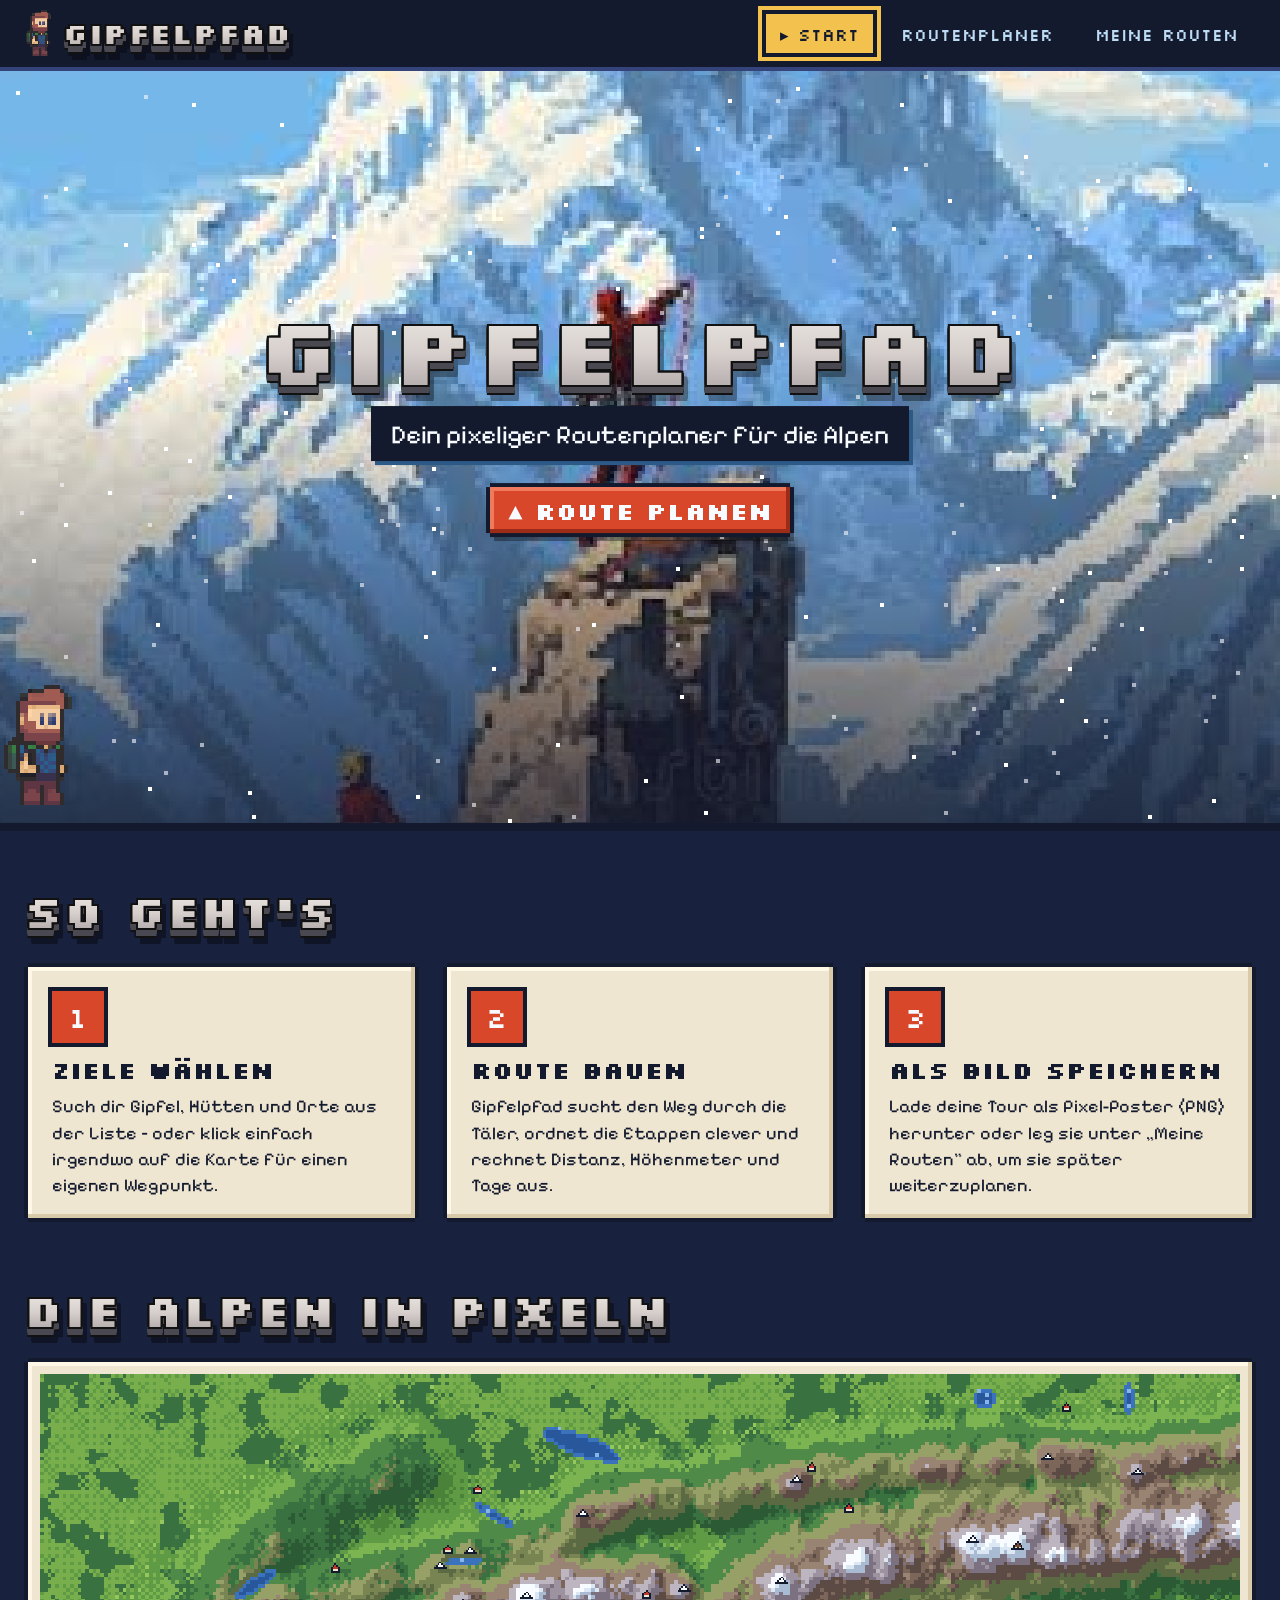
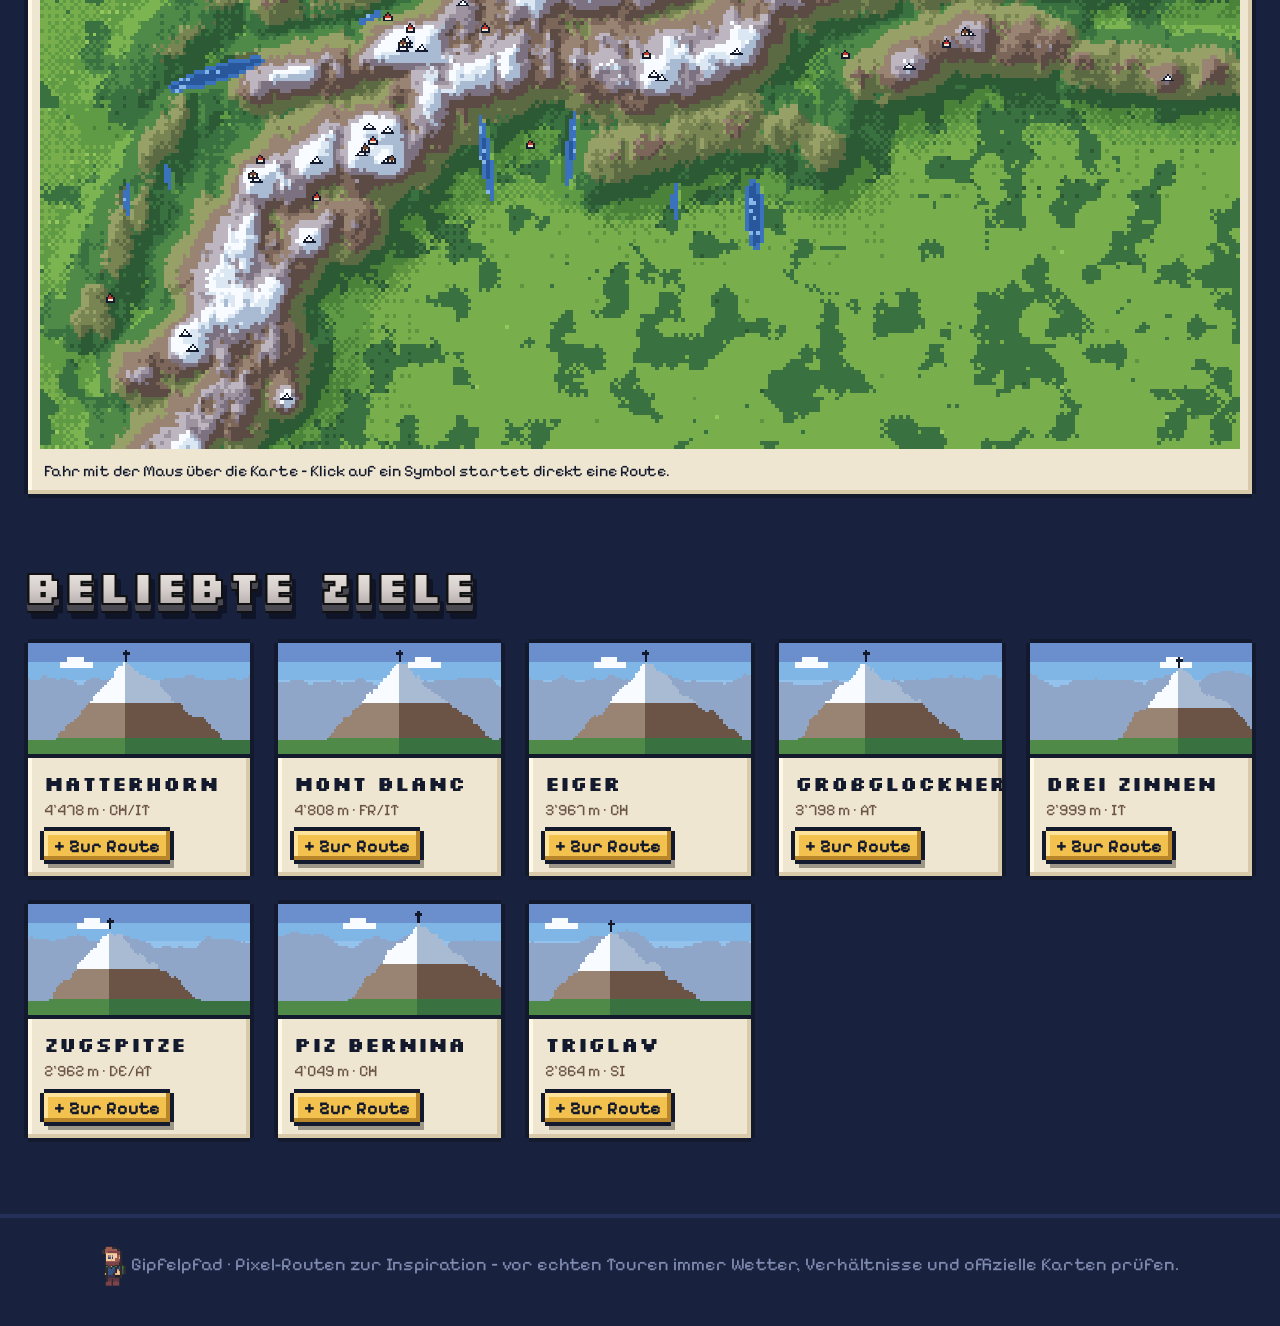
<file: index.html>
<!DOCTYPE html>
<html lang="de">
<head>
  <meta charset="UTF-8">
  <meta name="viewport" content="width=device-width, initial-scale=1.0">
  <title>Gipfelpfad – Start</title>
  <link rel="preconnect" href="https://fonts.googleapis.com">
  <link rel="preconnect" href="https://fonts.gstatic.com" crossorigin>
  <link href="https://fonts.googleapis.com/css2?family=Silkscreen:wght@400;700&family=Pixelify+Sans:wght@400;500;600;700&display=swap" rel="stylesheet">
  <link rel="stylesheet" href="css/style.css">
</head>
<body>
  <header class="kopf">
    <a class="logo" href="index.html"><img data-dude="2" alt=""><span>Gipfelpfad</span></a>
    <nav class="nav">
      <a href="index.html" class="aktiv">Start</a>
      <a href="planer.html">Routenplaner</a>
      <a href="routen.html">Meine Routen</a>
    </nav>
  </header>

  <section class="held" id="held">
    <div class="held-bild"></div>
    <canvas id="flocken"></canvas>
    <div class="held-text">
      <h1>Gipfelpfad</h1>
      <p>Dein pixeliger Routenplaner für die Alpen</p><br>
      <a class="knopf rot" href="planer.html">▲ Route planen</a>
    </div>
    <div class="wanderer" id="wanderer" title="Klick mich!">
      <div class="blase" id="blase">Hoi!</div>
      <img data-dude="6" alt="Pixel-Wanderer">
    </div>
  </section>

  <main>
    <section class="abschnitt">
      <h2>So geht's</h2>
      <div class="schritte">
        <article class="pixel-box schritt">
          <div class="nr">1</div>
          <h3>Ziele wählen</h3>
          <p>Such dir Gipfel, Hütten und Orte aus der Liste – oder klick einfach irgendwo auf die Karte für einen eigenen Wegpunkt.</p>
        </article>
        <article class="pixel-box schritt">
          <div class="nr">2</div>
          <h3>Route bauen</h3>
          <p>Gipfelpfad sucht den Weg durch die Täler, ordnet die Etappen clever und rechnet Distanz, Höhenmeter und Tage aus.</p>
        </article>
        <article class="pixel-box schritt">
          <div class="nr">3</div>
          <h3>Als Bild speichern</h3>
          <p>Lade deine Tour als Pixel-Poster (PNG) herunter oder leg sie unter „Meine Routen" ab, um sie später weiterzuplanen.</p>
        </article>
      </div>
    </section>

    <section class="abschnitt">
      <h2>Die Alpen in Pixeln</h2>
      <div class="pixel-box mini-karte-box">
        <canvas id="miniKarte" width="640" height="360"></canvas>
        <div class="info" id="miniInfo">Fahr mit der Maus über die Karte – Klick auf ein Symbol startet direkt eine Route.</div>
      </div>
    </section>

    <section class="abschnitt">
      <h2>Beliebte Ziele</h2>
      <div class="gipfel-karten" id="gipfelKarten"></div>
    </section>
  </main>

  <footer class="fuss">
    <img data-dude="2" data-spiegeln alt=""> Gipfelpfad · Pixel-Routen zur Inspiration – vor echten Touren immer Wetter, Verhältnisse und offizielle Karten prüfen.
  </footer>

  <script src="js/data.js"></script>
  <script src="js/map.js"></script>
  <script src="js/start.js"></script>
</body>
</html>
</file>
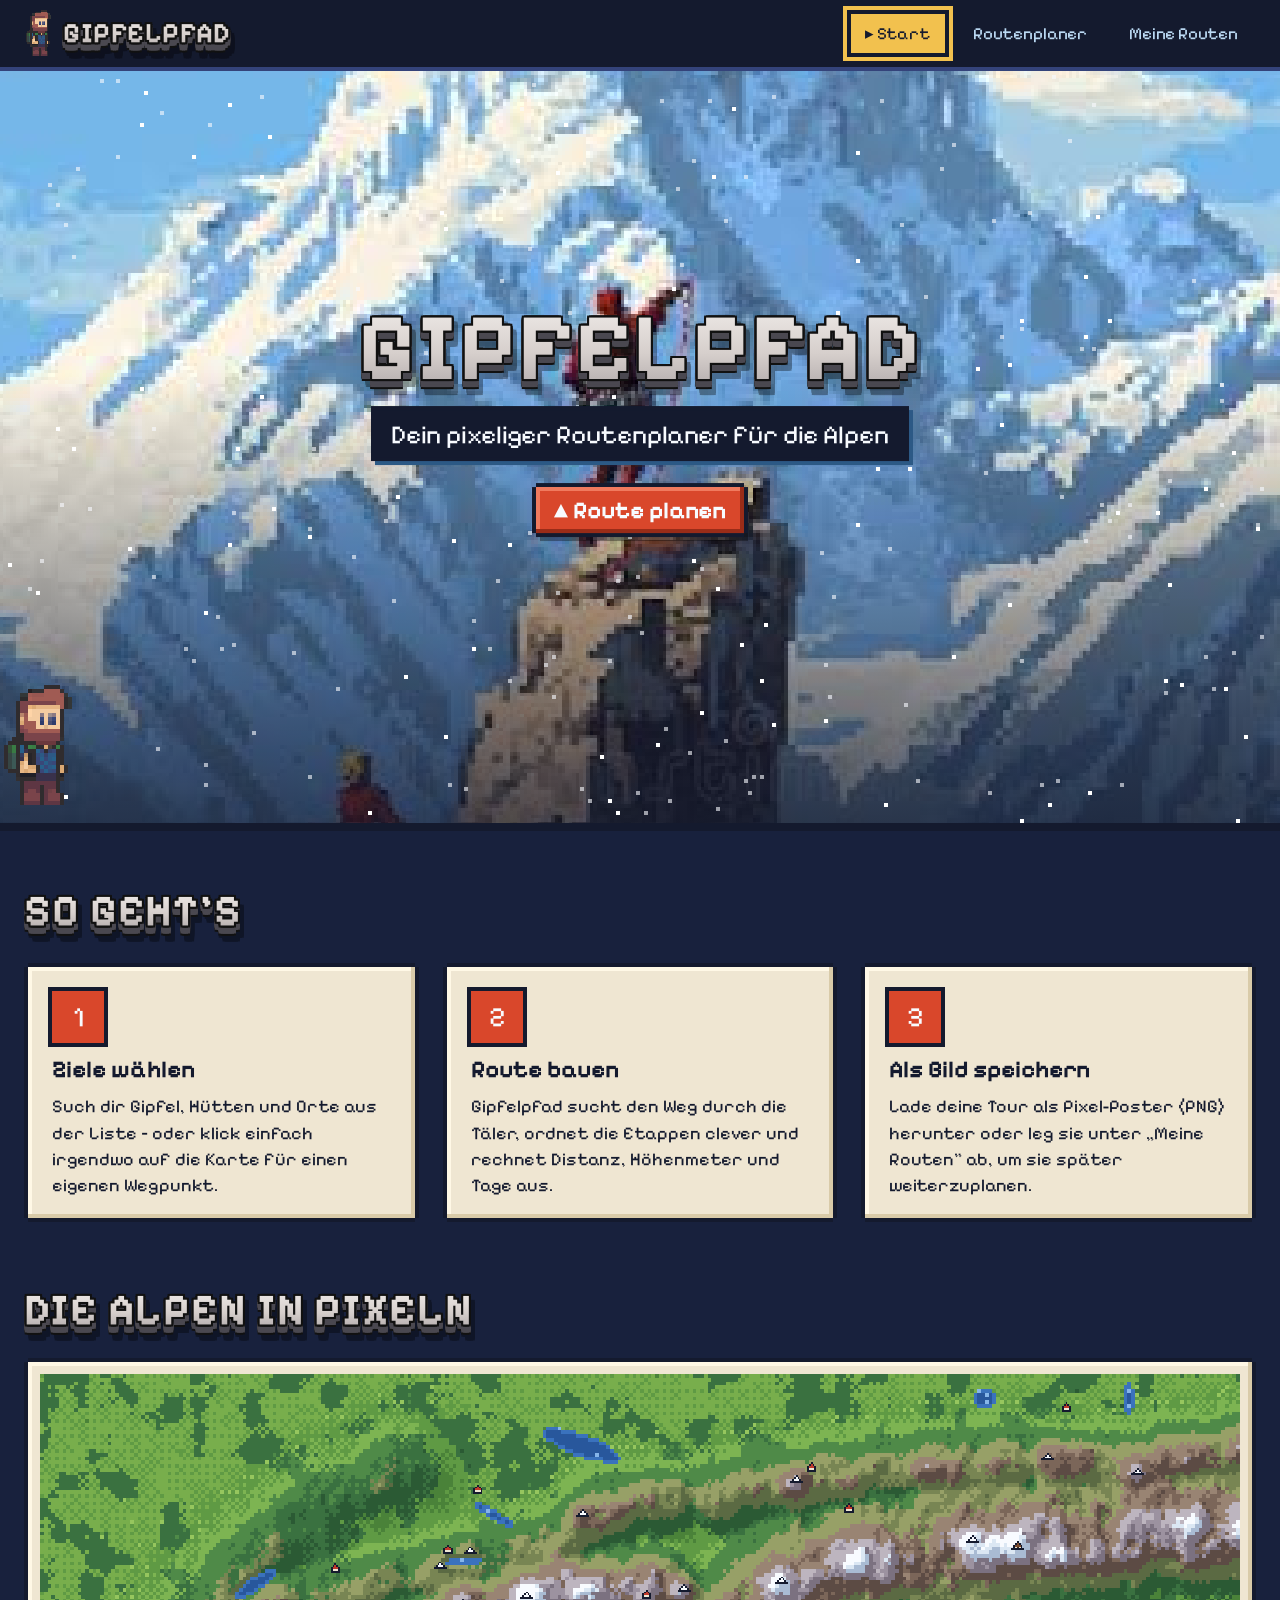
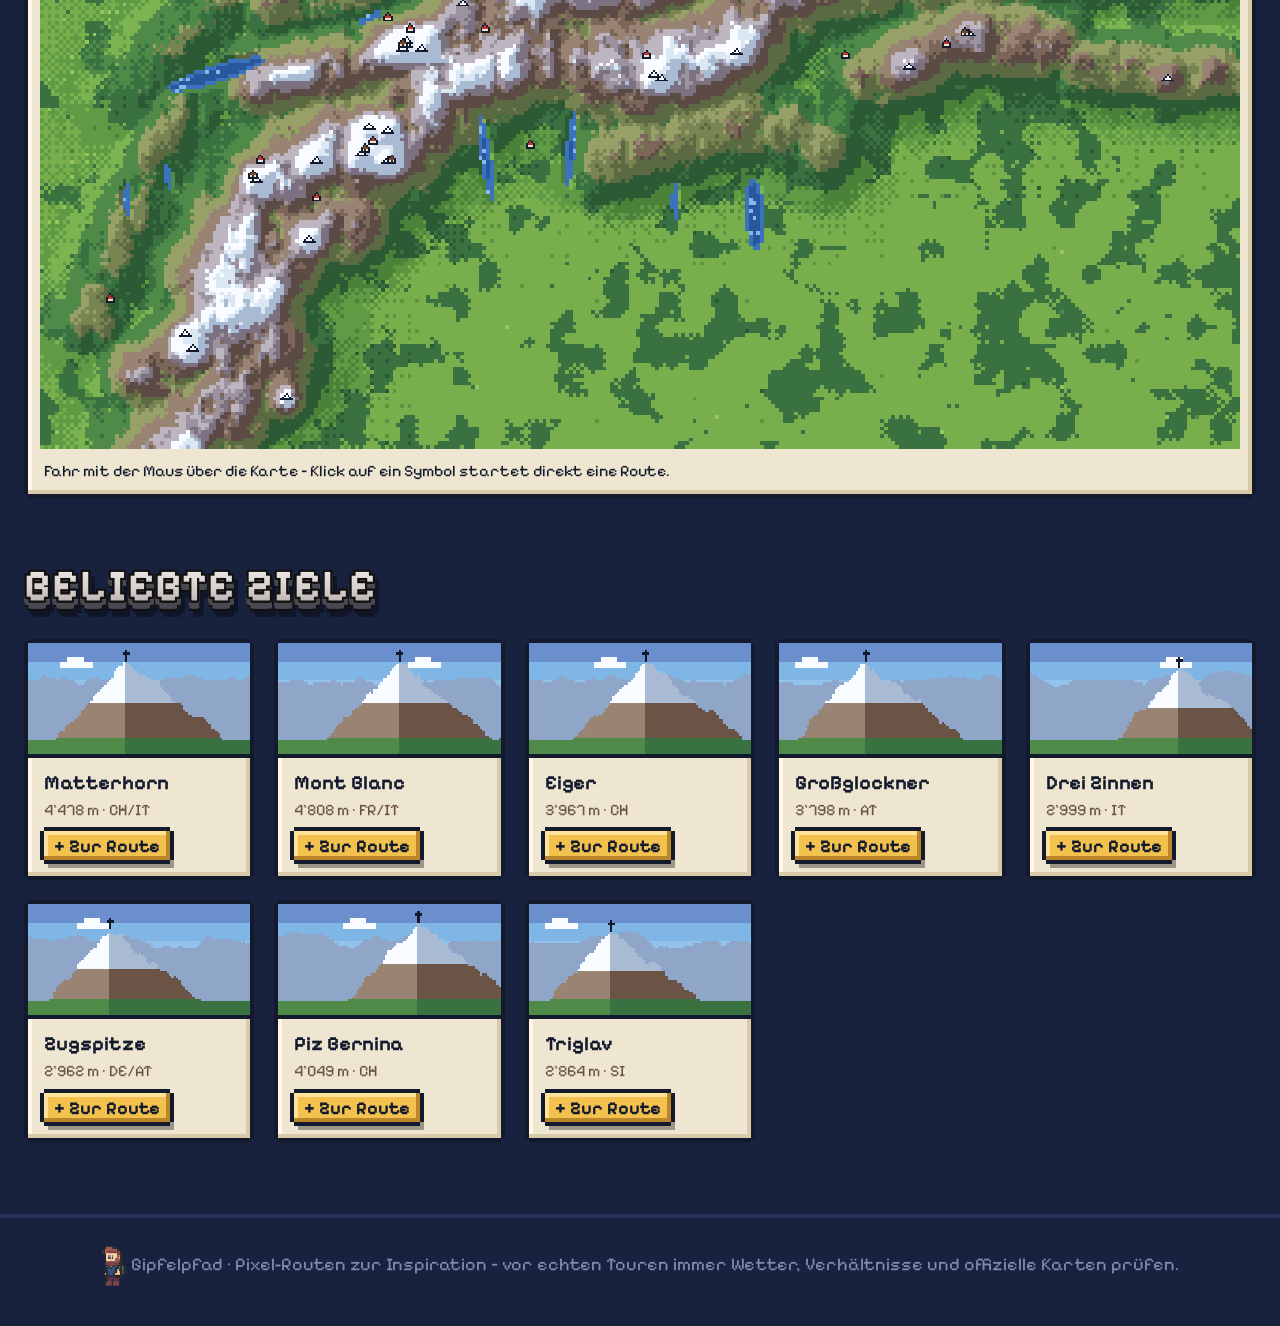
<file: Index.html>
<!DOCTYPE html>
<html lang="de">
<head>
  <meta charset="UTF-8">
  <meta name="viewport" content="width=device-width, initial-scale=1.0">
  <title>Gipfelpfad – Start</title>
  <link rel="preconnect" href="https://fonts.googleapis.com">
  <link rel="preconnect" href="https://fonts.gstatic.com" crossorigin>
  <link href="https://fonts.googleapis.com/css2?family=Jacquard+24&family=Jacquarda+Bastarda+9&family=Pixelify+Sans:wght@400;600&display=swap" rel="stylesheet">
  <link rel="stylesheet" href="css/style.css">
</head>
<body>
  <header class="kopf">
    <a class="logo" href="Index.html"><img data-dude="2" alt=""><span>Gipfelpfad</span></a>
    <nav class="nav">
      <a href="Index.html" class="aktiv">Start</a>
      <a href="planer.html">Routenplaner</a>
      <a href="routen.html">Meine Routen</a>
    </nav>
  </header>

  <section class="held" id="held">
    <div class="held-bild"></div>
    <canvas id="flocken"></canvas>
    <div class="held-text">
      <h1>Gipfelpfad</h1>
      <p>Dein pixeliger Routenplaner für die Alpen</p><br>
      <a class="knopf rot" href="planer.html">▲ Route planen</a>
    </div>
    <div class="wanderer" id="wanderer" title="Klick mich!">
      <div class="blase" id="blase">Hoi!</div>
      <img data-dude="6" alt="Pixel-Wanderer">
    </div>
  </section>

  <main>
    <section class="abschnitt">
      <h2>So geht's</h2>
      <div class="schritte">
        <article class="pixel-box schritt">
          <div class="nr">1</div>
          <h3>Ziele wählen</h3>
          <p>Such dir Gipfel, Hütten und Orte aus der Liste – oder klick einfach irgendwo auf die Karte für einen eigenen Wegpunkt.</p>
        </article>
        <article class="pixel-box schritt">
          <div class="nr">2</div>
          <h3>Route bauen</h3>
          <p>Gipfelpfad sucht den Weg durch die Täler, ordnet die Etappen clever und rechnet Distanz, Höhenmeter und Tage aus.</p>
        </article>
        <article class="pixel-box schritt">
          <div class="nr">3</div>
          <h3>Als Bild speichern</h3>
          <p>Lade deine Tour als Pixel-Poster (PNG) herunter oder leg sie unter „Meine Routen" ab, um sie später weiterzuplanen.</p>
        </article>
      </div>
    </section>

    <section class="abschnitt">
      <h2>Die Alpen in Pixeln</h2>
      <div class="pixel-box mini-karte-box">
        <canvas id="miniKarte" width="640" height="360"></canvas>
        <div class="info" id="miniInfo">Fahr mit der Maus über die Karte – Klick auf ein Symbol startet direkt eine Route.</div>
      </div>
    </section>

    <section class="abschnitt">
      <h2>Beliebte Ziele</h2>
      <div class="gipfel-karten" id="gipfelKarten"></div>
    </section>
  </main>

  <footer class="fuss">
    <img data-dude="2" data-spiegeln alt=""> Gipfelpfad · Pixel-Routen zur Inspiration – vor echten Touren immer Wetter, Verhältnisse und offizielle Karten prüfen.
  </footer>

  <script src="js/data.js"></script>
  <script src="js/map.js"></script>
  <script src="js/start.js"></script>
</body>
</html>
</file>
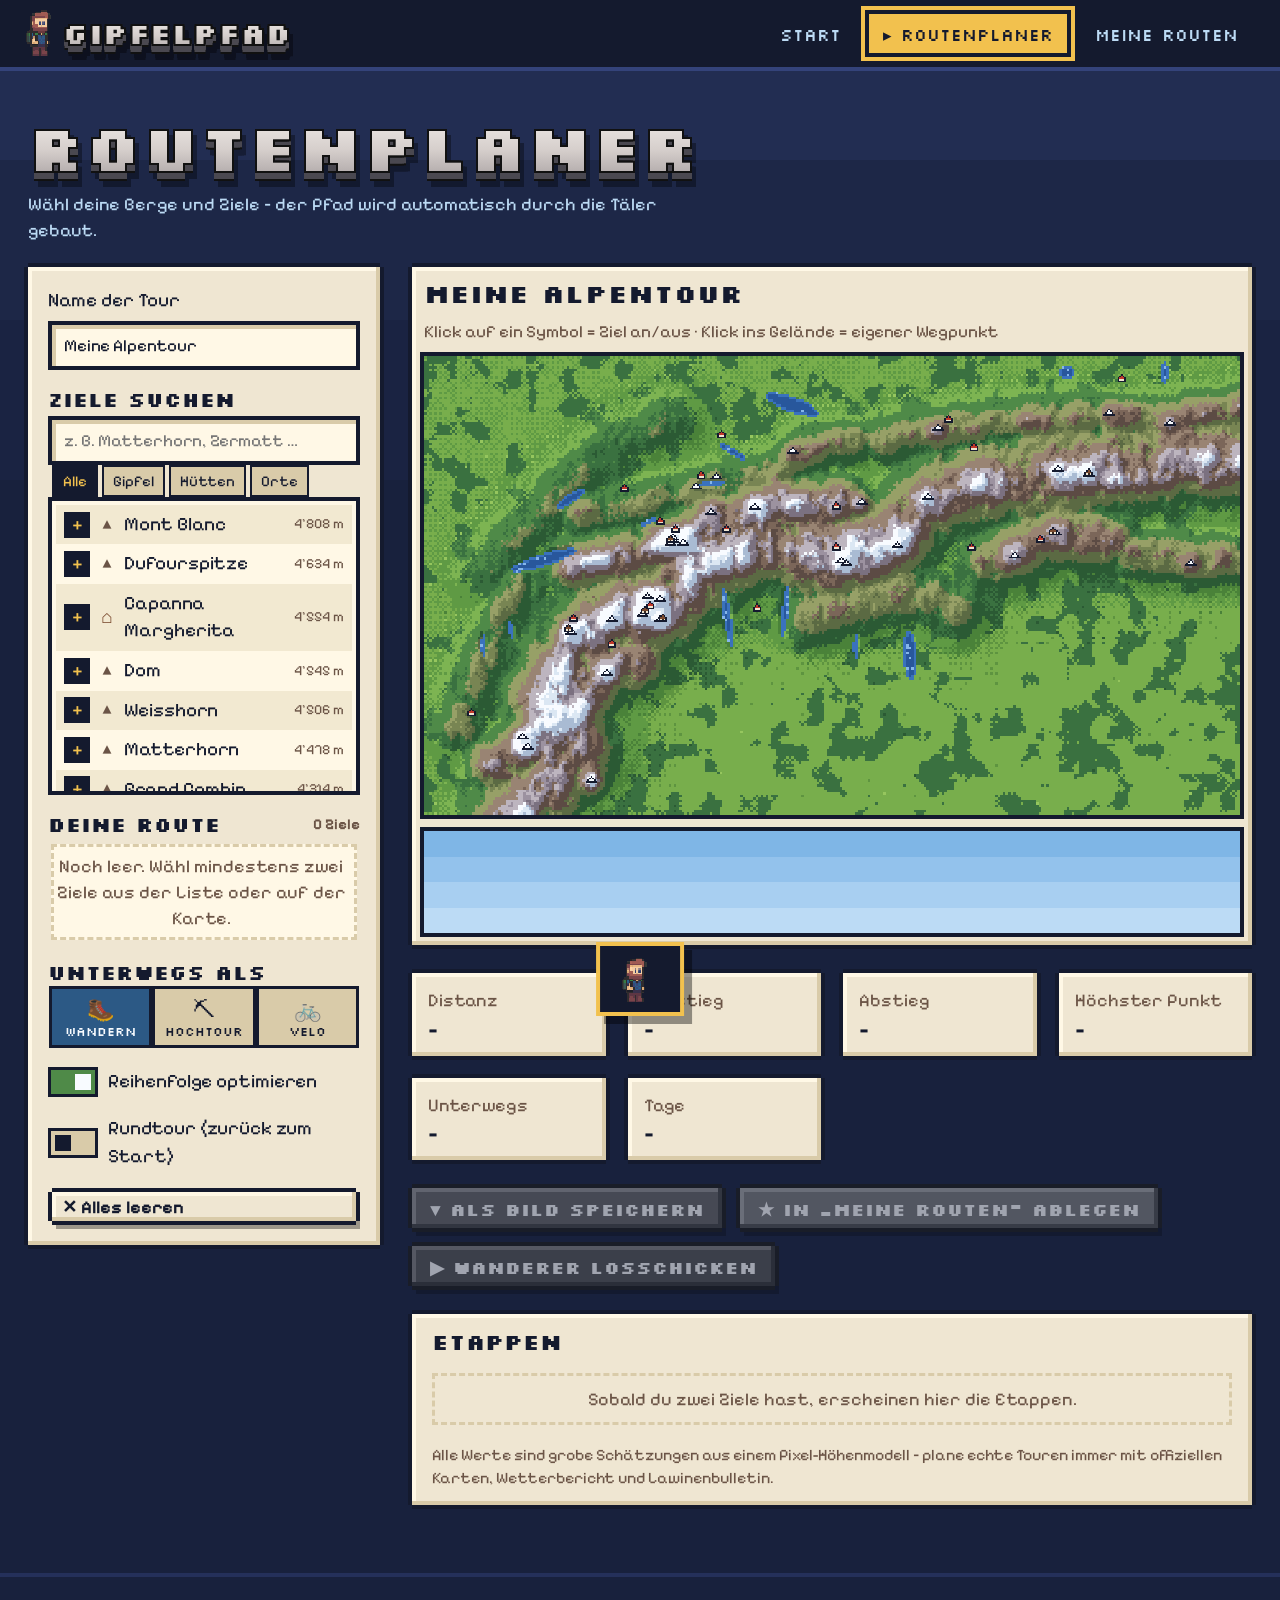
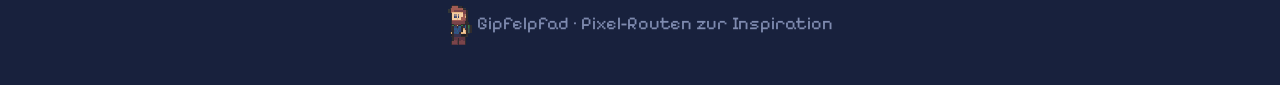
<file: planer.html>
<!DOCTYPE html>
<html lang="de">
<head>
  <meta charset="UTF-8">
  <meta name="viewport" content="width=device-width, initial-scale=1.0">
  <title>Gipfelpfad – Routenplaner</title>
  <link rel="preconnect" href="https://fonts.googleapis.com">
  <link rel="preconnect" href="https://fonts.gstatic.com" crossorigin>
  <link href="https://fonts.googleapis.com/css2?family=Silkscreen:wght@400;700&family=Pixelify+Sans:wght@400;500;600;700&display=swap" rel="stylesheet">
  <link rel="stylesheet" href="css/style.css">
</head>
<body>
  <header class="kopf">
    <a class="logo" href="index.html"><img data-dude="2" alt=""><span>Gipfelpfad</span></a>
    <nav class="nav">
      <a href="index.html">Start</a>
      <a href="planer.html" class="aktiv">Routenplaner</a>
      <a href="routen.html">Meine Routen</a>
    </nav>
  </header>

  <main>
    <div class="seitentitel">
      <div>
        <h1>Routenplaner</h1>
        <p>Wähl deine Berge und Ziele – der Pfad wird automatisch durch die Täler gebaut.</p>
      </div>
    </div>

    <div class="planer">
      <aside class="pixel-box seitenleiste">
        <label class="feld">Name der Tour
          <input type="text" id="routenName" maxlength="40" value="Meine Alpentour">
        </label>

        <div>
          <h2>Ziele suchen</h2>
          <input type="search" id="suche" placeholder="z. B. Matterhorn, Zermatt …" autocomplete="off">
          <div class="filter" id="filter">
            <button data-typ="alle" class="aktiv">Alle</button>
            <button data-typ="gipfel">Gipfel</button>
            <button data-typ="huette">Hütten</button>
            <button data-typ="ort">Orte</button>
          </div>
          <ul class="ort-liste" id="ortListe"></ul>
        </div>

        <div>
          <h2>Deine Route <small id="anzahl">0 Ziele</small></h2>
          <ol class="ziel-liste" id="zielListe"></ol>
        </div>

        <div>
          <h2>Unterwegs als</h2>
          <div class="modus" id="modus">
            <button data-modus="wandern" class="aktiv"><span class="ico">🥾</span>Wandern</button>
            <button data-modus="hochtour"><span class="ico">⛏</span>Hochtour</button>
            <button data-modus="velo"><span class="ico">🚲</span>Velo</button>
          </div>
        </div>

        <label class="schalter"><input type="checkbox" id="optimieren" checked> Reihenfolge optimieren</label>
        <label class="schalter"><input type="checkbox" id="rund"> Rundtour (zurück zum Start)</label>

        <button class="knopf papier klein" id="btnLeeren">✕ Alles leeren</button>
      </aside>

      <section class="karten-bereich">
        <div class="pixel-box karten-rahmen">
          <div class="karten-kopf">
            <h2 id="kartenTitel">Meine Alpentour</h2>
            <p>Klick auf ein Symbol = Ziel an/aus · Klick ins Gelände = eigener Wegpunkt</p>
          </div>
          <div class="karten-wrap" id="kartenWrap">
            <canvas id="karte" width="960" height="540"></canvas>
            <div class="tooltip" id="tooltip"></div>
          </div>
          <canvas id="profil" width="960" height="120"></canvas>
        </div>

        <div class="stats" id="stats"></div>

        <div class="aktionen">
          <button class="knopf rot" id="btnBild">▼ Als Bild speichern</button>
          <button class="knopf gruen" id="btnSpeichern">★ In „Meine Routen" ablegen</button>
          <button class="knopf blau" id="btnLaufen">▶ Wanderer losschicken</button>
        </div>

        <div class="pixel-box etappen" id="etappenBox">
          <h3>Etappen</h3>
          <div id="etappen"></div>
          <p class="hinweis">Alle Werte sind grobe Schätzungen aus einem Pixel-Höhenmodell – plane echte Touren immer mit offiziellen Karten, Wetterbericht und Lawinenbulletin.</p>
        </div>
      </section>
    </div>
  </main>

  <div class="toast" id="toast"><img data-dude="2" alt=""><span id="toastText"></span></div>

  <footer class="fuss">
    <img data-dude="2" data-spiegeln alt=""> Gipfelpfad · Pixel-Routen zur Inspiration
  </footer>

  <script src="js/data.js"></script>
  <script src="js/map.js"></script>
  <script src="js/planer.js"></script>
</body>
</html>
</file>
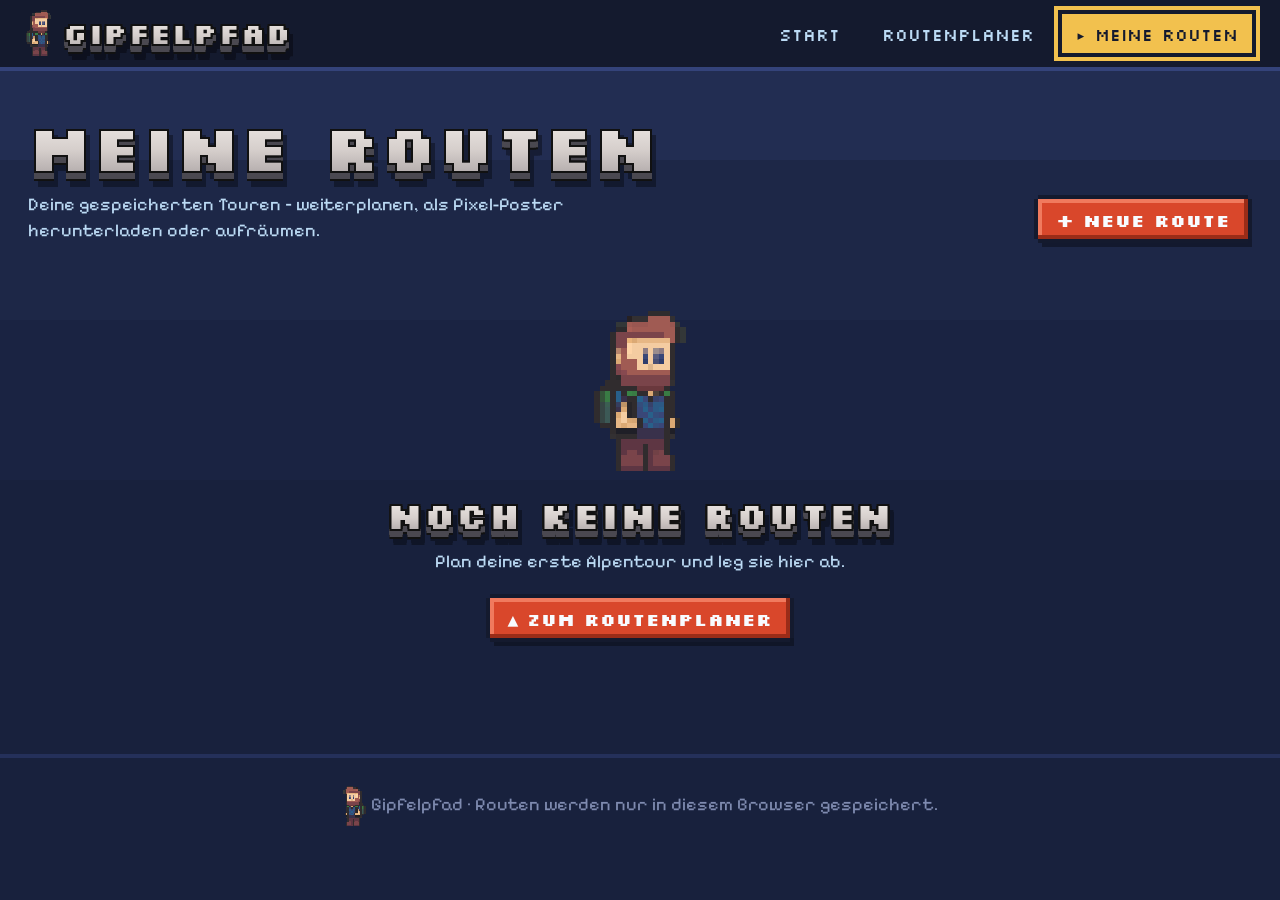
<file: routen.html>
<!DOCTYPE html>
<html lang="de">
<head>
  <meta charset="UTF-8">
  <meta name="viewport" content="width=device-width, initial-scale=1.0">
  <title>Gipfelpfad – Meine Routen</title>
  <link rel="preconnect" href="https://fonts.googleapis.com">
  <link rel="preconnect" href="https://fonts.gstatic.com" crossorigin>
  <link href="https://fonts.googleapis.com/css2?family=Silkscreen:wght@400;700&family=Pixelify+Sans:wght@400;500;600;700&display=swap" rel="stylesheet">
  <link rel="stylesheet" href="css/style.css">
</head>
<body>
  <header class="kopf">
    <a class="logo" href="index.html"><img data-dude="2" alt=""><span>Gipfelpfad</span></a>
    <nav class="nav">
      <a href="index.html">Start</a>
      <a href="planer.html">Routenplaner</a>
      <a href="routen.html" class="aktiv">Meine Routen</a>
    </nav>
  </header>

  <main>
    <div class="seitentitel">
      <div>
        <h1>Meine Routen</h1>
        <p>Deine gespeicherten Touren – weiterplanen, als Pixel-Poster herunterladen oder aufräumen.</p>
      </div>
      <a class="knopf rot" href="planer.html">+ Neue Route</a>
    </div>

    <div class="routen-gitter" id="gitter"></div>
  </main>

  <div class="vorschau" id="vorschau">
    <img id="vorschauBild" alt="Vorschau der Route">
    <div class="aktionen">
      <button class="knopf rot" id="vorschauLaden">▼ PNG herunterladen</button>
      <button class="knopf papier" id="vorschauZu">✕ Schliessen</button>
    </div>
  </div>

  <div class="toast" id="toast"><img data-dude="2" alt=""><span id="toastText"></span></div>

  <footer class="fuss">
    <img data-dude="2" data-spiegeln alt=""> Gipfelpfad · Routen werden nur in diesem Browser gespeichert.
  </footer>

  <script src="js/data.js"></script>
  <script src="js/map.js"></script>
  <script src="js/routen.js"></script>
</body>
</html>
</file>
<file: css/style.css>
:root {
  --ink: #141a2e;
  --nacht: #1d2747;
  --himmel-1: #2b3a66;
  --himmel-2: #4f6fae;
  --himmel-3: #7fb6e6;
  --himmel-4: #bcdbf5;
  --schnee: #f8fbff;
  --fels: #6b5446;
  --fels-2: #998473;
  --moos: #4f8a48;
  --moos-2: #2b5a34;
  --beere: #8a3a3a;
  --rot: #d9472b;
  --gold: #f2c14e;
  --jeans: #2c5985;
  --papier: #efe6d2;
  --papier-2: #d9cba9;
  --papier-3: #fff8e6;
  --px: 4px;
  --titel: "Silkscreen", "Pixelify Sans", monospace;
  --text: "Pixelify Sans", monospace;
  --ui: "Pixelify Sans", monospace;
  /* Blockschrift wie das Minecraft-Logo: schwarzer Rand + dunkle 3D-Kante */
  --block-rand:
    drop-shadow(2px 0 0 #111) drop-shadow(-2px 0 0 #111)
    drop-shadow(0 2px 0 #111) drop-shadow(0 -2px 0 #111);
  --block-kante:
    drop-shadow(0 3px 0 #4a4850) drop-shadow(0 3px 0 #4a4850)
    drop-shadow(0 2px 0 #111) drop-shadow(4px 6px 0 rgba(0, 0, 0, .35));
}

/* Grosse Titel: heller Verlauf, Rand, 3D-Kante */
.block-titel, .held-text h1, .seitentitel h1, .abschnitt > h2, .logo span, .leer h2 {
  font-family: var(--titel);
  font-weight: 700;
  text-transform: uppercase;
  color: #d9d4d2;
  background: linear-gradient(180deg, #f3efec 0%, #d6cfcc 55%, #a9a2a3 100%);
  -webkit-background-clip: text;
  background-clip: text;
  -webkit-text-fill-color: transparent;
  text-shadow: none;
  filter: var(--block-rand) var(--block-kante);
  letter-spacing: 0.02em;
}

* { box-sizing: border-box; }

html { scroll-behavior: smooth; }

body {
  margin: 0;
  min-height: 100vh;
  color: var(--ink);
  font-family: var(--text);
  font-size: 18px;
  line-height: 1.45;
  background: linear-gradient(180deg, #222d52 0 160px, var(--nacht) 160px 320px, #1a2342 320px 480px, #18213d 480px);
  background-color: #18213d;
  image-rendering: pixelated;
}

img, canvas { image-rendering: pixelated; image-rendering: crisp-edges; }

a { color: inherit; }

h1, h2, h3 { font-family: var(--titel); font-weight: 700; margin: 0; line-height: 1.1; }

::selection { background: var(--gold); color: var(--ink); }

/* ---------- Pixel-Rahmen ---------- */

.pixel-box {
  position: relative;
  background: var(--papier);
  margin: var(--px);
  box-shadow:
    0 calc(-1 * var(--px)) 0 0 var(--ink),
    0 var(--px) 0 0 var(--ink),
    calc(-1 * var(--px)) 0 0 0 var(--ink),
    var(--px) 0 0 0 var(--ink),
    inset calc(-1 * var(--px)) calc(-1 * var(--px)) 0 0 var(--papier-2),
    inset var(--px) var(--px) 0 0 var(--papier-3);
}

.pixel-box.dunkel {
  background: var(--nacht);
  color: var(--schnee);
  box-shadow:
    0 calc(-1 * var(--px)) 0 0 var(--ink),
    0 var(--px) 0 0 var(--ink),
    calc(-1 * var(--px)) 0 0 0 var(--ink),
    var(--px) 0 0 0 var(--ink),
    inset calc(-1 * var(--px)) calc(-1 * var(--px)) 0 0 #111733,
    inset var(--px) var(--px) 0 0 #34437a;
}

.knopf {
  --farbe: var(--gold);
  --schatten: #b9862a;
  --licht: #ffe39a;
  display: inline-flex;
  align-items: center;
  gap: 8px;
  font-family: var(--titel);
  font-weight: 700;
  font-size: 18px;
  line-height: 1;
  color: var(--ink);
  background: var(--farbe);
  border: 0;
  padding: 12px 18px 10px;
  margin: var(--px);
  cursor: pointer;
  text-decoration: none;
  box-shadow:
    0 calc(-1 * var(--px)) 0 0 var(--ink),
    0 var(--px) 0 0 var(--ink),
    calc(-1 * var(--px)) 0 0 0 var(--ink),
    var(--px) 0 0 0 var(--ink),
    inset calc(-1 * var(--px)) calc(-1 * var(--px)) 0 0 var(--schatten),
    inset var(--px) var(--px) 0 0 var(--licht),
    var(--px) calc(2 * var(--px)) 0 0 rgba(0, 0, 0, .35);
  transition: transform .06s steps(1);
}
.knopf:hover { transform: translateY(-2px); filter: brightness(1.06); }
.knopf:active { transform: translate(2px, 4px); box-shadow:
    0 calc(-1 * var(--px)) 0 0 var(--ink),
    0 var(--px) 0 0 var(--ink),
    calc(-1 * var(--px)) 0 0 0 var(--ink),
    var(--px) 0 0 0 var(--ink),
    inset var(--px) var(--px) 0 0 var(--schatten); }
.knopf:disabled { filter: grayscale(1) opacity(.6); cursor: not-allowed; transform: none; }
.knopf.rot { --farbe: var(--rot); --schatten: #9a2c18; --licht: #f07a5e; color: var(--schnee); }
.knopf.gruen { --farbe: var(--moos); --schatten: #2b5a34; --licht: #7db452; color: var(--schnee); }
.knopf.blau { --farbe: var(--jeans); --schatten: #1c3a5a; --licht: #4f84bd; color: var(--schnee); }
.knopf.papier { --farbe: var(--papier); --schatten: var(--papier-2); --licht: var(--papier-3); }
.knopf.klein { font-size: 18px; padding: 6px 10px 5px; font-family: var(--ui); }

.knopf:focus-visible, input:focus-visible, select:focus-visible, button:focus-visible {
  outline: var(--px) dashed var(--gold);
  outline-offset: 4px;
}

/* ---------- Kopfzeile ---------- */

.kopf {
  position: sticky;
  top: 0;
  z-index: 50;
  display: flex;
  align-items: center;
  justify-content: space-between;
  gap: 16px;
  padding: 10px 24px;
  background: var(--ink);
  border-bottom: var(--px) solid #34437a;
}

.logo {
  display: flex;
  align-items: center;
  gap: 10px;
  text-decoration: none;
  color: var(--schnee);
}
.logo img { height: 46px; }
.logo span { font-size: 28px; }

.nav { display: flex; gap: 6px; flex-wrap: wrap; }
.nav a {
  font-family: var(--titel);
  font-size: 17px;
  color: var(--himmel-4);
  text-decoration: none;
  padding: 8px 14px 6px;
  border: var(--px) solid transparent;
}
.nav a:hover { color: var(--gold); border-color: #34437a; }
.nav a.aktiv { color: var(--ink); background: var(--gold); border-color: var(--ink); box-shadow: 0 0 0 var(--px) var(--gold); }
.nav a.aktiv::before { content: "▸ "; }

/* ---------- Seiteninhalt ---------- */

main { padding: 0 24px 64px; max-width: 1400px; margin: 0 auto; }

.seitentitel {
  color: var(--schnee);
  padding: 40px 4px 20px;
  display: flex;
  align-items: end;
  justify-content: space-between;
  gap: 16px;
  flex-wrap: wrap;
}
.seitentitel h1 { font-size: clamp(34px, 5.5vw, 64px); }
.seitentitel p { margin: 10px 0 0; color: var(--himmel-4); max-width: 640px; }

.fuss {
  text-align: center;
  color: #7f8bb0;
  padding: 28px 16px 40px;
  font-size: 18px;
  border-top: var(--px) solid #24305a;
}
.fuss img { height: 40px; vertical-align: middle; }

/* ---------- Startseite ---------- */

.held {
  position: relative;
  height: min(86vh, 760px);
  min-height: 520px;
  overflow: hidden;
  background: #7fb6e6;
  border-bottom: 8px solid var(--ink);
}
.held-bild {
  position: absolute;
  inset: -40px;
  background: url("../hikeing.jpg") center 32% / cover no-repeat;
  image-rendering: pixelated;
  transform: translate(var(--mx, 0), var(--my, 0)) scale(1.06);
  transition: transform .25s steps(4);
}
.held::after {
  content: "";
  position: absolute;
  inset: 0;
  background: linear-gradient(180deg, rgba(20, 26, 46, .0) 40%, rgba(20, 26, 46, .75) 100%);
  pointer-events: none;
}
#flocken { position: absolute; inset: 0; width: 100%; height: 100%; pointer-events: none; z-index: 2; }

.held-text {
  position: absolute;
  z-index: 3;
  left: 50%;
  top: 46%;
  transform: translate(-50%, -50%);
  text-align: center;
  width: min(96%, 1100px);
  color: var(--schnee);
}
.held-text h1 {
  font-size: clamp(30px, 7.4vw, 100px);
  white-space: nowrap;
}
.held-text p {
  font-size: clamp(18px, 2.2vw, 26px);
  margin: 10px auto 26px;
  background: var(--ink);
  display: inline-block;
  padding: 6px 16px 4px;
  box-shadow: 0 0 0 var(--px) var(--ink), var(--px) var(--px) 0 var(--px) var(--jeans);
}
.held-text .knopf { font-size: 24px; }

.wanderer {
  position: absolute;
  z-index: 4;
  bottom: 18px;
  left: 0;
  cursor: pointer;
  animation: laufen 26s linear infinite;
}
.wanderer img { height: 120px; display: block; animation: wippen .5s steps(2) infinite; }
.wanderer.dreh img { transform: scaleX(-1); }
.blase {
  position: absolute;
  bottom: 132px;
  left: 50%;
  transform: translateX(-50%);
  white-space: nowrap;
  background: var(--schnee);
  color: var(--ink);
  font-size: 20px;
  padding: 6px 12px 4px;
  box-shadow: 0 0 0 var(--px) var(--ink);
  opacity: 0;
  pointer-events: none;
}
.blase::after {
  content: "";
  position: absolute;
  left: 50%;
  bottom: -12px;
  border: 6px solid transparent;
  border-top-color: var(--ink);
}
.blase.zeigen { opacity: 1; }
.wanderer.springt img { animation: springen .5s steps(4); }

@keyframes laufen {
  0% { transform: translateX(-140px); }
  100% { transform: translateX(calc(100vw + 40px)); }
}
@keyframes wippen { 50% { translate: 0 -4px; } }
@keyframes springen { 50% { translate: 0 -48px; } }

.abschnitt { padding: 56px 0 8px; }
.abschnitt > h2 {
  color: var(--schnee);
  font-size: clamp(28px, 4vw, 44px);
  margin-bottom: 28px;
}

.schritte { display: grid; grid-template-columns: repeat(auto-fit, minmax(260px, 1fr)); gap: 24px; }
.schritt { padding: 24px 24px 20px; }
.schritt .nr {
  display: inline-grid;
  place-items: center;
  width: 52px; height: 52px;
  font-family: var(--titel);
  font-size: 28px;
  background: var(--rot);
  color: var(--schnee);
  box-shadow: 0 0 0 var(--px) var(--ink);
  margin-bottom: 14px;
}
.schritt h3 { font-size: 24px; margin-bottom: 10px; }
.schritt p { margin: 0; }
.schritt canvas { width: 100%; height: auto; display: block; margin-top: 14px; box-shadow: 0 0 0 var(--px) var(--ink); }

.gipfel-karten { display: grid; grid-template-columns: repeat(auto-fill, minmax(220px, 1fr)); gap: 20px; }
.gipfel-karte { padding: 0 0 16px; overflow: hidden; display: flex; flex-direction: column; transition: transform .1s steps(2); }
.gipfel-karte:hover { transform: translateY(-6px); }
.gipfel-karte canvas { width: 100%; display: block; border-bottom: var(--px) solid var(--ink); }
.gipfel-karte h3 { font-size: 20px; margin: 14px 16px 4px; }
.gipfel-karte .meta { margin: 0 16px 10px; font-family: var(--ui); font-size: 16px; color: var(--fels); }
.gipfel-karte .knopf { margin: auto 16px 0; align-self: flex-start; }

.mini-karte-box { padding: 12px; }
.mini-karte-box canvas { width: 100%; display: block; cursor: crosshair; }
.mini-karte-box .info { font-family: var(--ui); font-size: 16px; padding: 10px 4px 0; min-height: 30px; }

/* ---------- Planer ---------- */

.planer { display: grid; grid-template-columns: 360px 1fr; gap: 24px; align-items: start; }

.seitenleiste { padding: 20px; display: flex; flex-direction: column; gap: 18px; }
.seitenleiste h2 { font-size: 20px; margin-bottom: 6px; display: flex; align-items: center; gap: 10px; }
.seitenleiste h2 small { font-family: var(--ui); font-size: 15px; color: var(--fels); margin-left: auto; }

label.feld { display: flex; flex-direction: column; gap: 6px; font-size: 19px; }

input[type="text"], input[type="search"], select {
  font-family: var(--ui);
  font-size: 17px;
  color: var(--ink);
  background: var(--papier-3);
  border: 0;
  padding: 10px 12px;
  box-shadow: 0 0 0 var(--px) var(--ink), inset var(--px) var(--px) 0 0 var(--papier-2);
  margin: var(--px);
  width: calc(100% - 2 * var(--px));
  border-radius: 0;
}

.filter { display: flex; gap: 4px; flex-wrap: wrap; margin: 0 var(--px); }
.filter button {
  font-family: var(--ui);
  font-size: 15px;
  border: 0;
  padding: 5px 9px;
  background: var(--papier-2);
  color: var(--ink);
  cursor: pointer;
  box-shadow: 0 0 0 2px var(--ink);
  margin: 2px;
}
.filter button.aktiv { background: var(--ink); color: var(--gold); }

.ort-liste {
  list-style: none;
  margin: 0;
  padding: 4px;
  max-height: 290px;
  overflow-y: auto;
  background: var(--papier-3);
  box-shadow: 0 0 0 var(--px) var(--ink);
  margin: var(--px);
  scrollbar-color: var(--fels) var(--papier-2);
}
.ort-liste li {
  display: flex;
  align-items: center;
  gap: 8px;
  padding: 6px 8px;
  cursor: pointer;
  font-size: 19px;
}
.ort-liste li:nth-child(odd) { background: rgba(217, 203, 169, .35); }
.ort-liste li:hover { background: var(--gold); }
.ort-liste li.drin { color: var(--moos-2); }
.ort-liste li.drin .plus { background: var(--moos); color: var(--schnee); }
.ort-liste .plus {
  font-family: var(--ui);
  width: 26px; height: 26px;
  display: grid; place-items: center;
  background: var(--ink);
  color: var(--gold);
  flex: none;
  font-size: 18px;
}
.ort-liste .name { flex: 1; }
.ort-liste .hoehe { font-family: var(--ui); font-size: 14px; color: var(--fels); }
.typ-punkt { width: 18px; flex: none; font-family: var(--ui); font-size: 15px; text-align: center; }
.typ-gipfel { color: var(--fels); }
.typ-gipfel::before { content: "▲"; }
.typ-ort { color: var(--rot); }
.typ-ort::before { content: "●"; }
.typ-huette { color: #7a4a2e; }
.typ-huette::before { content: "⌂"; font-size: 19px; }
.typ-eigen { color: var(--gold); }
.typ-eigen::before { content: "◆"; }

.ziel-liste { list-style: none; margin: 0; padding: 0; display: flex; flex-direction: column; gap: 8px; }
.ziel-liste li {
  display: flex;
  align-items: center;
  gap: 8px;
  background: var(--papier-3);
  padding: 6px 6px 6px 0;
  box-shadow: 0 0 0 3px var(--ink);
  margin: 3px;
  animation: reinploppen .25s steps(3);
}
.ziel-liste .nr {
  font-family: var(--ui);
  min-width: 34px;
  align-self: stretch;
  display: grid; place-items: center;
  background: var(--rot);
  color: var(--schnee);
  font-size: 17px;
}
.ziel-liste li:first-child .nr { background: var(--moos); }
.ziel-liste .name { flex: 1; font-size: 19px; min-width: 0; overflow: hidden; text-overflow: ellipsis; white-space: nowrap; }
.ziel-liste .name input { margin: 0; padding: 4px 6px; font-size: 15px; width: 100%; box-shadow: 0 0 0 2px var(--ink); }
.ziel-liste .hoehe { font-family: var(--ui); font-size: 13px; color: var(--fels); display: block; }
.ziel-liste button {
  font-family: var(--ui);
  width: 28px; height: 28px;
  border: 0;
  background: var(--papier-2);
  box-shadow: 0 0 0 2px var(--ink);
  cursor: pointer;
  font-size: 14px;
  flex: none;
  color: var(--ink);
}
.ziel-liste button:hover { background: var(--gold); }
.ziel-liste button.weg:hover { background: var(--rot); color: var(--schnee); }
.ziel-liste button:disabled { opacity: .3; cursor: default; background: var(--papier-2); }
.leer-hinweis { font-size: 18px; color: var(--fels); padding: 10px; text-align: center; border: 3px dashed var(--papier-2); }

@keyframes reinploppen { 0% { transform: scale(.6); } 60% { transform: scale(1.05); } }

.schalter { display: flex; align-items: center; gap: 10px; cursor: pointer; font-size: 19px; user-select: none; }
.schalter input { appearance: none; width: 44px; height: 24px; background: var(--papier-2); box-shadow: 0 0 0 3px var(--ink); position: relative; cursor: pointer; margin: 3px; flex: none; }
.schalter input::after { content: ""; position: absolute; top: 4px; left: 4px; width: 16px; height: 16px; background: var(--ink); transition: left .1s steps(2); }
.schalter input:checked { background: var(--moos); }
.schalter input:checked::after { left: 24px; background: var(--schnee); }

.modus { display: grid; grid-template-columns: repeat(3, 1fr); gap: 6px; margin: var(--px); }
.modus button {
  font-family: var(--titel);
  font-size: 13px;
  padding: 8px 4px 6px;
  border: 0;
  background: var(--papier-2);
  box-shadow: 0 0 0 3px var(--ink);
  cursor: pointer;
  color: var(--ink);
}
.modus button .ico { display: block; font-size: 22px; font-family: var(--ui); }
.modus button.aktiv { background: var(--jeans); color: var(--schnee); }

.karten-bereich { display: flex; flex-direction: column; gap: 20px; min-width: 0; }
.karten-rahmen { padding: 12px; }
.karten-wrap { position: relative; line-height: 0; }
#karte { width: 100%; height: auto; display: block; cursor: crosshair; box-shadow: 0 0 0 var(--px) var(--ink); }
.karten-kopf { display: flex; align-items: center; justify-content: space-between; gap: 12px; margin-bottom: 12px; flex-wrap: wrap; }
.karten-kopf h2 { font-size: 26px; }
.karten-kopf p { margin: 0; font-size: 17px; color: var(--fels); }

.tooltip {
  position: absolute;
  pointer-events: none;
  background: var(--ink);
  color: var(--schnee);
  font-family: var(--ui);
  font-size: 14px;
  line-height: 1.3;
  padding: 6px 10px;
  box-shadow: 0 0 0 2px var(--gold);
  white-space: nowrap;
  z-index: 5;
  opacity: 0;
  transform: translate(14px, 14px);
}
.tooltip.zeigen { opacity: 1; }
.tooltip b { color: var(--gold); font-weight: 600; }

#profil { width: 100%; height: auto; display: block; margin-top: 16px; box-shadow: 0 0 0 var(--px) var(--ink); }

.stats { display: grid; grid-template-columns: repeat(auto-fit, minmax(170px, 1fr)); gap: 14px; }
.stat { padding: 14px 16px 12px; }
.stat .titel { font-size: 18px; color: var(--fels); }
.stat .wert { font-family: var(--ui); font-size: 24px; font-weight: 600; line-height: 1.1; margin-top: 4px; }
.stat.schwierig { color: var(--ink); }
.stat.schwierig .wert { font-size: 18px; }

.aktionen { display: flex; gap: 10px; flex-wrap: wrap; align-items: center; }

.etappen { padding: 16px 20px; }
.etappen h3 { font-size: 22px; margin-bottom: 10px; }
.etappen table { width: 100%; border-collapse: collapse; font-size: 18px; }
.etappen th { text-align: left; font-weight: 400; color: var(--fels); padding: 4px 8px; border-bottom: 3px solid var(--ink); }
.etappen td { padding: 6px 8px; border-bottom: 2px dashed var(--papier-2); }
.etappen td.zahl, .etappen th.zahl { text-align: right; font-family: var(--ui); font-size: 15px; }
.hinweis { font-size: 16px; color: var(--fels); margin: 10px 0 0; }

.toast {
  position: fixed;
  left: 50%;
  bottom: 28px;
  transform: translate(-50%, 140px);
  z-index: 100;
  background: var(--ink);
  color: var(--schnee);
  padding: 12px 20px 10px;
  font-size: 22px;
  box-shadow: 0 0 0 var(--px) var(--gold), 8px 8px 0 var(--px) rgba(0, 0, 0, .4);
  display: flex;
  align-items: center;
  gap: 12px;
  transition: transform .25s steps(5);
}
.toast img { height: 44px; }
.toast.zeigen { transform: translate(-50%, 0); }

/* ---------- Meine Routen ---------- */

.routen-gitter { display: grid; grid-template-columns: repeat(auto-fill, minmax(340px, 1fr)); gap: 24px; }
.routen-karte { padding: 12px 12px 16px; display: flex; flex-direction: column; gap: 10px; animation: reinploppen .3s steps(3); }
.routen-karte canvas { width: 100%; display: block; box-shadow: 0 0 0 3px var(--ink); cursor: zoom-in; }
.routen-karte h3 { font-size: 22px; }
.routen-karte .meta { font-family: var(--ui); font-size: 15px; color: var(--fels); }
.routen-karte .ziele { font-size: 17px; margin: 0; }
.routen-karte .zahlen { display: flex; gap: 8px; flex-wrap: wrap; }
.routen-karte .zahlen span { font-family: var(--ui); font-size: 14px; background: var(--ink); color: var(--gold); padding: 3px 8px; }
.routen-karte .aktionen { margin-top: auto; }
.routen-karte .aktionen .knopf { font-size: 14px; padding: 8px 12px 6px; }

.leer { text-align: center; padding: 48px 24px; color: var(--schnee); }
.leer img { height: 160px; animation: wippen .6s steps(2) infinite; }
.leer h2 { font-size: 36px; margin: 18px 0 12px; }
.leer p { color: var(--himmel-4); margin: 0 0 20px; }

.vorschau {
  position: fixed;
  inset: 0;
  z-index: 200;
  background: rgba(10, 14, 28, .88);
  display: none;
  align-items: center;
  justify-content: center;
  padding: 24px;
  flex-direction: column;
  gap: 16px;
}
.vorschau.offen { display: flex; }
.vorschau img { max-width: 100%; max-height: calc(100vh - 140px); box-shadow: 0 0 0 var(--px) var(--gold); }

/* ---------- Responsiv ---------- */

@media (max-width: 1000px) {
  .planer { grid-template-columns: 1fr; }
}

@media (max-width: 640px) {
  body { font-size: 17px; }
  .kopf { padding: 8px 16px; flex-direction: column; align-items: flex-start; }
  .logo span { font-size: 22px; }
  .nav a { font-size: 14px; padding: 6px 10px 4px; }
  main { padding: 0 16px 48px; }
  .routen-gitter { grid-template-columns: 1fr; }
  .wanderer img { height: 84px; }
  .blase { bottom: 96px; }
}

@media (prefers-reduced-motion: reduce) {
  *, *::before, *::after { animation: none !important; transition: none !important; }
}
</file>
